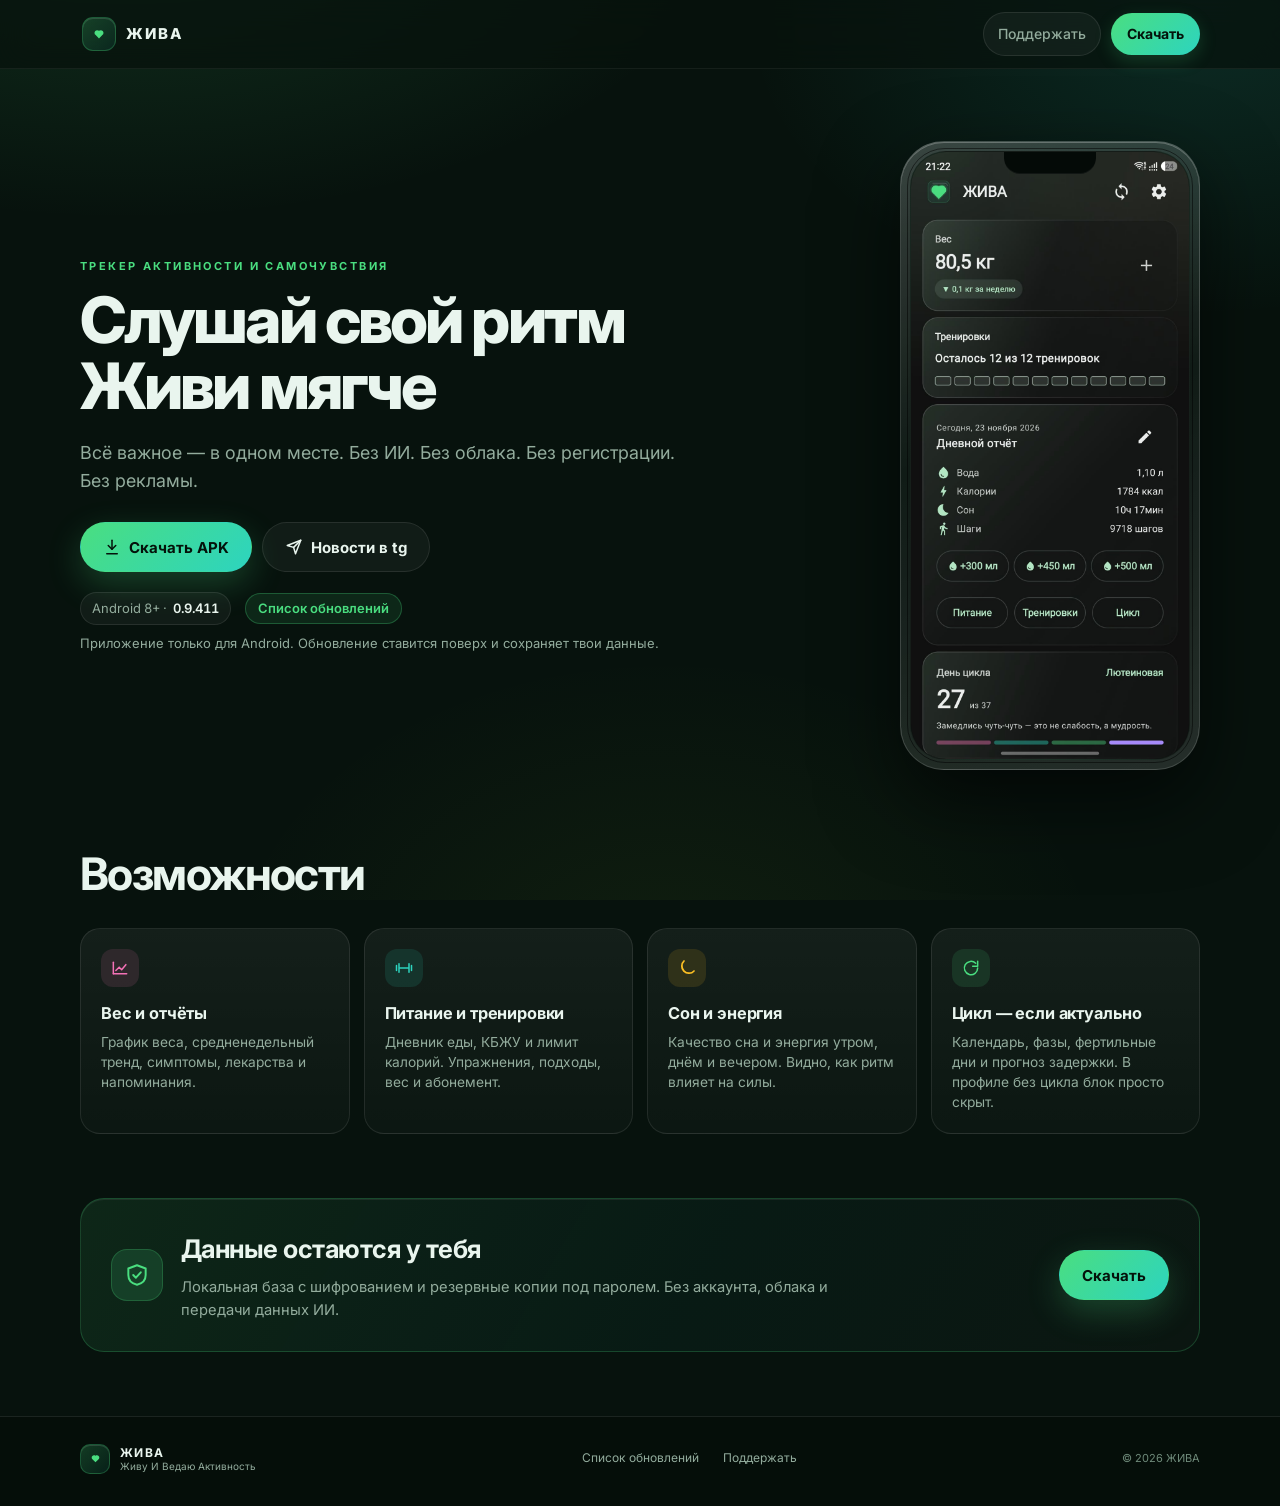
<file: index.html>
<!doctype html>
<html lang="ru">
<head>
  <meta charset="utf-8">
  <meta name="viewport" content="width=device-width, initial-scale=1">
  <title>ЖИВА — трекер активности и самочувствия</title>
  <meta name="description" content="ЖИВА — спокойный трекер активности и самочувствия для женщин и мужчин: цикл, сон, энергия, питание и тренировки. Цикл скрыт, если он не нужен. Данные и расчёты остаются на телефоне.">
  <meta name="theme-color" content="#07120d">
  <link rel="canonical" href="https://eshasha.github.io/zhiva-updates/">
  <meta property="og:type" content="website">
  <meta property="og:title" content="ЖИВА — трекер активности и самочувствия">
  <meta property="og:description" content="Всё важное — в одном месте: вес и отчёты, питание, тренировки, сон и цикл. Без ИИ, облака, регистрации и рекламы.">
  <meta property="og:url" content="https://eshasha.github.io/zhiva-updates/">
  <meta property="og:image" content="https://eshasha.github.io/zhiva-updates/og.png">
  <meta property="og:image:width" content="1200">
  <meta property="og:image:height" content="630">
  <meta property="og:image:alt" content="ЖИВА — трекер активности и самочувствия">
  <meta property="og:locale" content="ru_RU">
  <meta property="og:site_name" content="ЖИВА">
  <meta name="twitter:card" content="summary_large_image">
  <link rel="icon" href="favicon.svg" type="image/svg+xml">
  <link rel="preconnect" href="https://fonts.googleapis.com">
  <link rel="preconnect" href="https://fonts.gstatic.com" crossorigin>
  <link href="https://fonts.googleapis.com/css2?family=Inter:wght@400;500;600;700;800&amp;display=swap" rel="stylesheet">
  <link rel="stylesheet" href="styles.css">
  <script src="app.js" defer></script>
</head>
<body>
  <div class="bg" aria-hidden="true"></div>

  <header class="site-header">
    <div class="wrap header-inner">
      <a class="brand" href="#top" aria-label="ЖИВА — на главную">
        <span class="brand-mark" aria-hidden="true">
          <svg viewBox="0 0 108 108"><path d="M54,42 C54,42 54,36 54,36 C48,32 38,32 34,38 C28,44 28,54 36,60 L54,78 L72,60 C80,54 80,44 74,38 C70,32 60,32 54,36Z"/></svg>
        </span>
        <span class="brand-name">ЖИВА</span>
      </a>
      <nav class="nav" aria-label="Основное">
        <a class="nav-support" href="https://boosty.to/lady_esha" target="_blank" rel="noopener">Поддержать</a>
        <a class="nav-download" href="#download">Скачать</a>
      </nav>
    </div>
  </header>

  <main id="top">
    <section class="hero wrap">
      <div class="hero-copy">
        <p class="eyebrow">Трекер активности и самочувствия</p>
        <h1>Слушай свой ритм<span>Живи мягче</span></h1>
        <p class="lead">Всё важное — в одном месте. Без ИИ. Без облака. Без регистрации. Без рекламы.</p>

        <div class="cta-row" id="download">
          <a class="btn btn-primary" href="https://github.com/EshaSha/zhiva-updates/releases/latest" data-download>
            <svg viewBox="0 0 24 24" aria-hidden="true"><path d="M12 3v12"/><path d="m7 10 5 5 5-5"/><path d="M5 21h14"/></svg>
            Скачать APK
          </a>
          <a class="btn btn-ghost" href="https://t.me/zhiva_info" target="_blank" rel="noopener">
            <svg viewBox="0 0 24 24" aria-hidden="true"><path d="m21 3-9.5 9.5"/><path d="M21 3 14 21l-2.5-8.5L3 10Z"/></svg>
            Новости в tg
          </a>
        </div>

        <div class="meta">
          <span class="pill">Android 8+ · <span data-version>0.8.378</span></span>
          <a class="meta-link" href="releases.html">Список обновлений</a>
          <span class="meta-note">Приложение только для Android. Обновление ставится поверх и сохраняет твои данные.</span>
        </div>
      </div>

      <div class="hero-visual">
        <div class="phone">
          <div class="phone-screen">
            <span class="notch" aria-hidden="true"></span>
            <img class="phone-shot" src="app-screen.jpg" width="900" height="1950" alt="Главный экран приложения ЖИВА: вес, дневной отчёт, цикл и тренировки">
          </div>
        </div>
      </div>
    </section>

    <section class="features wrap" id="features" aria-labelledby="features-title">
      <div class="section-head">
        <h2 id="features-title">Возможности</h2>
      </div>

      <div class="feature-grid">
        <article class="feature">
          <span class="feature-icon" aria-hidden="true">
            <svg viewBox="0 0 24 24"><path d="M4 19V5"/><path d="M4 19h16"/><path d="m7 15 4-4 3 3 5-6"/></svg>
          </span>
          <h3>Вес и отчёты</h3>
          <p>График веса, средненедельный тренд, симптомы, лекарства и напоминания.</p>
        </article>

        <article class="feature">
          <span class="feature-icon" aria-hidden="true">
            <svg viewBox="0 0 24 24"><path d="M6 7v10M18 7v10M3 9v6M21 9v6M6 12h12"/></svg>
          </span>
          <h3>Питание и тренировки</h3>
          <p>Дневник еды, КБЖУ и лимит калорий. Упражнения, подходы, вес и абонемент.</p>
        </article>

        <article class="feature">
          <span class="feature-icon" aria-hidden="true">
            <svg viewBox="0 0 24 24"><path d="M20.5 15.5A8.5 8.5 0 1 1 8.5 3.5a7 7 0 0 0 12 12Z"/></svg>
          </span>
          <h3>Сон и энергия</h3>
          <p>Качество сна и энергия утром, днём и вечером. Видно, как ритм влияет на силы.</p>
        </article>

        <article class="feature">
          <span class="feature-icon" aria-hidden="true">
            <svg viewBox="0 0 24 24"><path d="M20 12a8 8 0 1 1-2.34-5.66"/><path d="M20 4v6h-6"/></svg>
          </span>
          <h3>Цикл — если актуально</h3>
          <p>Календарь, фазы, фертильные дни и прогноз задержки. В профиле без цикла блок просто скрыт.</p>
        </article>
      </div>
    </section>

    <section class="privacy wrap" id="privacy" aria-labelledby="privacy-title">
      <div class="privacy-card">
        <span class="privacy-icon" aria-hidden="true">
          <svg viewBox="0 0 24 24"><path d="M12 3 20 6v6c0 5-3.5 8-8 9-4.5-1-8-4-8-9V6Z"/><path d="m8.5 12 2.5 2.5 4.5-5"/></svg>
        </span>
        <div class="privacy-text">
          <h2 id="privacy-title">Данные остаются у тебя</h2>
          <p>Локальная база с шифрованием и резервные копии под паролем. Без аккаунта, облака и передачи данных ИИ.</p>
        </div>
        <a class="btn btn-primary privacy-cta" href="https://github.com/EshaSha/zhiva-updates/releases/latest" data-download>Скачать</a>
      </div>
    </section>
  </main>

  <footer class="site-footer">
    <div class="wrap footer-inner">
      <div class="footer-brand">
        <span class="brand-mark small" aria-hidden="true">
          <svg viewBox="0 0 108 108"><path d="M54,42 C54,42 54,36 54,36 C48,32 38,32 34,38 C28,44 28,54 36,60 L54,78 L72,60 C80,54 80,44 74,38 C70,32 60,32 54,36Z"/></svg>
        </span>
        <span class="footer-brand-text">
          <strong>ЖИВА</strong>
          <small>Живу И Ведаю Активность</small>
        </span>
      </div>
      <div class="footer-links">
        <a href="releases.html">Список обновлений</a>
        <a href="https://boosty.to/lady_esha" target="_blank" rel="noopener">Поддержать</a>
      </div>
      <p class="copyright">© 2026 ЖИВА</p>
    </div>
  </footer>
</body>
</html>
</file>
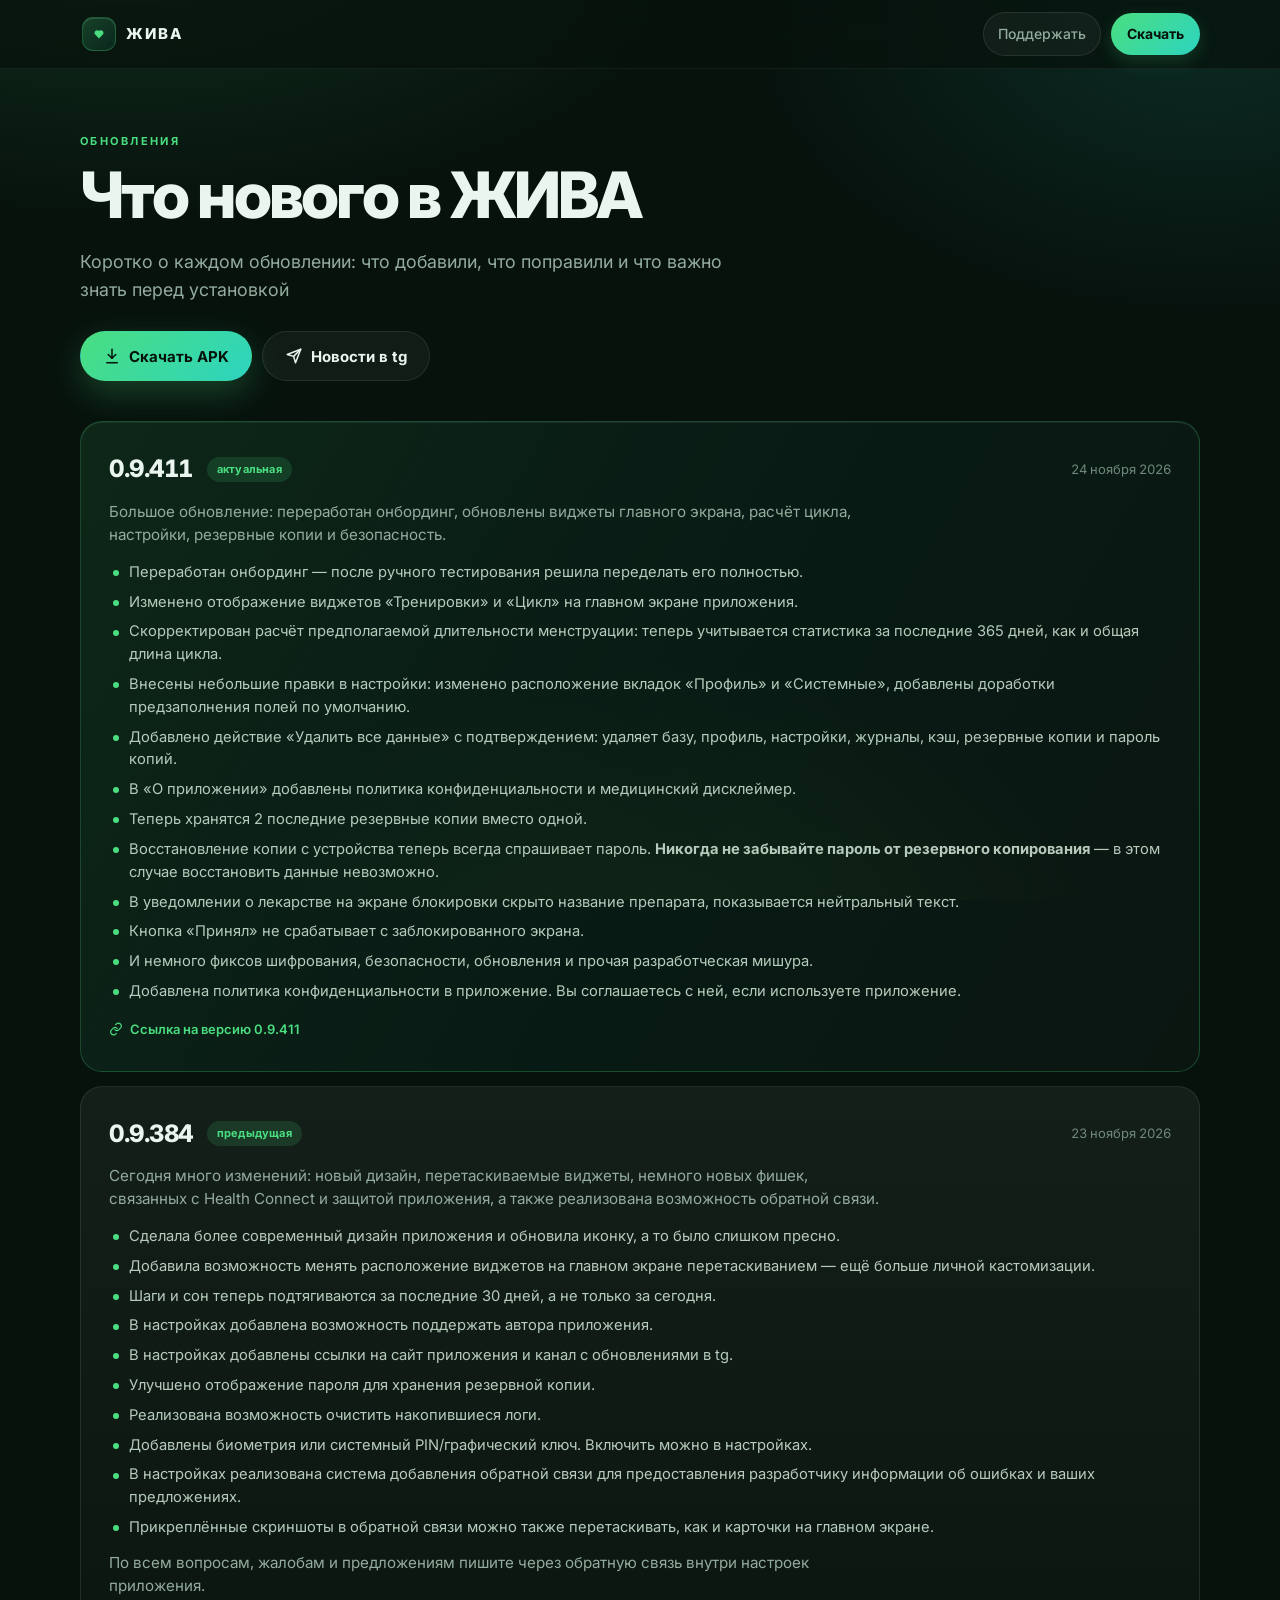
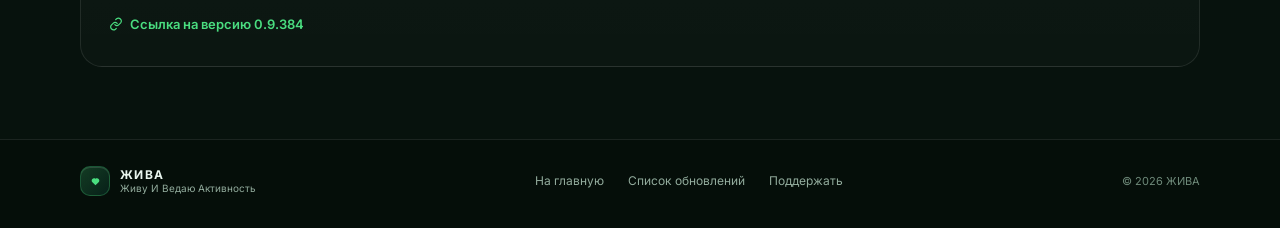
<file: releases.html>
<!doctype html>
<html lang="ru">
<head>
  <meta charset="utf-8">
  <meta name="viewport" content="width=device-width, initial-scale=1">
  <title>Обновления — ЖИВА</title>
  <meta name="description" content="Что нового в ЖИВА: заметки о каждом обновлении приложения — улучшения, исправления и важные детали перед установкой.">
  <meta name="theme-color" content="#07120d">
  <link rel="canonical" href="https://eshasha.github.io/zhiva-updates/releases.html">
  <meta property="og:type" content="article">
  <meta property="og:title" content="Новая версия ЖИВА 0.9.411">
  <meta property="og:description" content="Что нового в обновлении: улучшения, исправления и важные детали. APK можно скачать прямо со страницы.">
  <meta property="og:url" content="https://eshasha.github.io/zhiva-updates/releases.html">
  <meta property="og:image" content="https://eshasha.github.io/zhiva-updates/releases-og.png">
  <meta property="og:image:type" content="image/png">
  <meta property="og:image:width" content="1200">
  <meta property="og:image:height" content="630">
  <meta property="og:image:alt" content="ЖИВА — новая версия 0.9.411">
  <meta property="og:locale" content="ru_RU">
  <meta property="og:site_name" content="ЖИВА">
  <meta name="twitter:card" content="summary_large_image">
  <meta name="twitter:title" content="Новая версия ЖИВА 0.9.411">
  <meta name="twitter:description" content="Что нового в обновлении: улучшения, исправления и важные детали.">
  <meta name="twitter:image" content="https://eshasha.github.io/zhiva-updates/releases-og.png">
  <link rel="icon" href="favicon.svg" type="image/svg+xml">
  <link rel="preconnect" href="https://fonts.googleapis.com">
  <link rel="preconnect" href="https://fonts.gstatic.com" crossorigin>
  <link href="https://fonts.googleapis.com/css2?family=Inter:wght@400;500;600;700;800&amp;display=swap" rel="stylesheet">
  <link rel="stylesheet" href="styles.css">
  <script src="app.js" defer></script>
</head>
<body>
  <div class="bg" aria-hidden="true"></div>

  <header class="site-header">
    <div class="wrap header-inner">
      <a class="brand" href="index.html" aria-label="ЖИВА — на главную">
        <span class="brand-mark" aria-hidden="true">
          <svg viewBox="0 0 108 108"><path d="M54,42 C54,42 54,36 54,36 C48,32 38,32 34,38 C28,44 28,54 36,60 L54,78 L72,60 C80,54 80,44 74,38 C70,32 60,32 54,36Z"/></svg>
        </span>
        <span class="brand-name">ЖИВА</span>
      </a>
      <nav class="nav" aria-label="Основное">
        <a class="nav-support" href="https://boosty.to/lady_esha" target="_blank" rel="noopener">Поддержать</a>
        <a class="nav-download" href="https://github.com/EshaSha/zhiva-updates/releases/latest" data-download>Скачать</a>
      </nav>
    </div>
  </header>

  <main id="top">
    <section class="notes wrap" aria-labelledby="notes-title">
      <div class="notes-head">
        <p class="eyebrow">Обновления</p>
        <h1 id="notes-title">Что нового в ЖИВА</h1>
        <p class="lead">Коротко о каждом обновлении: что добавили, что поправили и что важно знать перед установкой</p>
        <div class="cta-row">
          <a class="btn btn-primary" href="https://github.com/EshaSha/zhiva-updates/releases/latest" data-download>
            <svg viewBox="0 0 24 24" aria-hidden="true"><path d="M12 3v12"/><path d="m7 10 5 5 5-5"/><path d="M5 21h14"/></svg>
            Скачать APK
          </a>
          <a class="btn btn-ghost" href="https://t.me/zhiva_info" target="_blank" rel="noopener">
            <svg viewBox="0 0 24 24" aria-hidden="true"><path d="m21 3-9.5 9.5"/><path d="M21 3 14 21l-2.5-8.5L3 10Z"/></svg>
            Новости в tg
          </a>
        </div>
      </div>

      <div class="notes-list">
        <article class="release is-latest" aria-labelledby="v0-9-411">
          <div class="release-top">
            <h2 class="release-version" id="v0-9-411">0.9.411</h2>
            <span class="release-badge">актуальная</span>
            <time class="release-date" datetime="2026-11-24T16:20">24 ноября 2026</time>
          </div>
          <p class="release-summary">Большое обновление: переработан онбординг, обновлены виджеты главного экрана, расчёт цикла, настройки, резервные копии и безопасность.</p>
          <ul class="release-list">
            <li>Переработан онбординг — после ручного тестирования решила переделать его полностью.</li>
            <li>Изменено отображение виджетов «Тренировки» и «Цикл» на главном экране приложения.</li>
            <li>Скорректирован расчёт предполагаемой длительности менструации: теперь учитывается статистика за последние 365 дней, как и общая длина цикла.</li>
            <li>Внесены небольшие правки в настройки: изменено расположение вкладок «Профиль» и «Системные», добавлены доработки предзаполнения полей по умолчанию.</li>
            <li>Добавлено действие «Удалить все данные» с подтверждением: удаляет базу, профиль, настройки, журналы, кэш, резервные копии и пароль копий.</li>
            <li>В «О приложении» добавлены политика конфиденциальности и медицинский дисклеймер.</li>
            <li>Теперь хранятся 2 последние резервные копии вместо одной.</li>
            <li>Восстановление копии с устройства теперь всегда спрашивает пароль. <strong>Никогда не забывайте пароль от резервного копирования</strong> — в этом случае восстановить данные невозможно.</li>
            <li>В уведомлении о лекарстве на экране блокировки скрыто название препарата, показывается нейтральный текст.</li>
            <li>Кнопка «Принял» не срабатывает с заблокированного экрана.</li>
            <li>И немного фиксов шифрования, безопасности, обновления и прочая разработческая мишура.</li>
            <li>Добавлена политика конфиденциальности в приложение. Вы соглашаетесь с ней, если используете приложение.</li>
          </ul>
          <a class="release-permalink" href="releases/0.9.411.html">
            <svg viewBox="0 0 24 24" aria-hidden="true"><path d="M10 13a5 5 0 0 0 7 0l3-3a5 5 0 0 0-7-7l-1.5 1.5"/><path d="M14 11a5 5 0 0 0-7 0l-3 3a5 5 0 0 0 7 7l1.5-1.5"/></svg>
            Ссылка на версию 0.9.411
          </a>
        </article>
        <article class="release" aria-labelledby="v0-9-384">
          <div class="release-top">
            <h2 class="release-version" id="v0-9-384">0.9.384</h2>
            <span class="release-badge">предыдущая</span>
            <time class="release-date" datetime="2026-11-23T22:00">23 ноября 2026</time>
          </div>
          <p class="release-summary">Сегодня много изменений: новый дизайн, перетаскиваемые виджеты, немного новых фишек, связанных с Health Connect и защитой приложения, а также реализована возможность обратной связи.</p>
          <ul class="release-list">
            <li>Сделала более современный дизайн приложения и обновила иконку, а то было слишком пресно.</li>
            <li>Добавила возможность менять расположение виджетов на главном экране перетаскиванием — ещё больше личной кастомизации.</li>
            <li>Шаги и сон теперь подтягиваются за последние 30 дней, а не только за сегодня.</li>
            <li>В настройках добавлена возможность поддержать автора приложения.</li>
            <li>В настройках добавлены ссылки на сайт приложения и канал с обновлениями в tg.</li>
            <li>Улучшено отображение пароля для хранения резервной копии.</li>
            <li>Реализована возможность очистить накопившиеся логи.</li>
            <li>Добавлены биометрия или системный PIN/графический ключ. Включить можно в настройках.</li>
            <li>В настройках реализована система добавления обратной связи для предоставления разработчику информации об ошибках и ваших предложениях.</li>
            <li>Прикреплённые скриншоты в обратной связи можно также перетаскивать, как и карточки на главном экране.</li>
          </ul>
          <p class="release-summary">По всем вопросам, жалобам и предложениям пишите через обратную связь внутри настроек приложения.</p>
          <a class="release-permalink" href="releases/0.9.384.html">
            <svg viewBox="0 0 24 24" aria-hidden="true"><path d="M10 13a5 5 0 0 0 7 0l3-3a5 5 0 0 0-7-7l-1.5 1.5"/><path d="M14 11a5 5 0 0 0-7 0l-3 3a5 5 0 0 0 7 7l1.5-1.5"/></svg>
            Ссылка на версию 0.9.384
          </a>
        </article>
      </div>
    </section>
  </main>

  <footer class="site-footer">
    <div class="wrap footer-inner">
      <div class="footer-brand">
        <span class="brand-mark small" aria-hidden="true">
          <svg viewBox="0 0 108 108"><path d="M54,42 C54,42 54,36 54,36 C48,32 38,32 34,38 C28,44 28,54 36,60 L54,78 L72,60 C80,54 80,44 74,38 C70,32 60,32 54,36Z"/></svg>
        </span>
        <span class="footer-brand-text">
          <strong>ЖИВА</strong>
          <small>Живу И Ведаю Активность</small>
        </span>
      </div>
      <div class="footer-links">
        <a href="index.html">На главную</a>
        <a href="releases.html">Список обновлений</a>
        <a href="https://boosty.to/lady_esha" target="_blank" rel="noopener">Поддержать</a>
      </div>
      <p class="copyright">© 2026 ЖИВА</p>
    </div>
  </footer>
</body>
</html>
</file>
<file: styles.css>
:root {
  --bg: #07120d;
  --bg-soft: #0a1a12;
  --panel: rgba(255, 255, 255, 0.045);
  --panel-hover: rgba(255, 255, 255, 0.08);
  --line: rgba(255, 255, 255, 0.09);
  --text: #e9f5ee;
  --muted: #93ac9d;
  --muted-2: #6f8a7a;
  --accent: #4ade80;
  --accent-2: #2dd4bf;
  --shadow: 0 30px 80px rgba(0, 0, 0, 0.6);
}

*,
*::before,
*::after {
  box-sizing: border-box;
}

html {
  color-scheme: dark;
  scroll-behavior: smooth;
}

body {
  margin: 0;
  min-height: 100vh;
  min-height: 100svh;
  overflow-x: hidden;
  background: var(--bg);
  color: var(--text);
  font-family: "Inter", system-ui, -apple-system, "Segoe UI", Roboto, sans-serif;
  font-size: 16px;
  line-height: 1.55;
  -webkit-font-smoothing: antialiased;
  text-rendering: optimizeLegibility;
}

::selection {
  background: rgba(74, 222, 128, 0.28);
  color: #ffffff;
}

svg {
  display: block;
}

a {
  color: inherit;
}

a:focus-visible,
button:focus-visible {
  outline: 2px solid var(--accent);
  outline-offset: 3px;
}

.bg {
  position: fixed;
  inset: 0;
  z-index: -1;
  background:
    radial-gradient(60rem 32rem at 10% -12%, rgba(74, 222, 128, 0.16), transparent 64%),
    radial-gradient(46rem 30rem at 94% 2%, rgba(45, 212, 191, 0.13), transparent 62%),
    radial-gradient(42rem 30rem at 52% 108%, rgba(163, 230, 53, 0.06), transparent 66%),
    var(--bg);
}

.wrap {
  width: min(1120px, calc(100% - 40px));
  margin-inline: auto;
}

.site-header {
  position: sticky;
  top: 0;
  z-index: 20;
  border-bottom: 1px solid rgba(255, 255, 255, 0.06);
  background: rgba(7, 18, 13, 0.74);
  backdrop-filter: blur(16px);
  -webkit-backdrop-filter: blur(16px);
}

.header-inner {
  display: flex;
  align-items: center;
  justify-content: space-between;
  gap: 16px;
  min-height: 68px;
}

.brand {
  display: inline-flex;
  align-items: center;
  gap: 10px;
  padding: 4px 2px;
  border-radius: 12px;
  color: var(--text);
  text-decoration: none;
}

.brand-mark {
  display: grid;
  place-items: center;
  width: 34px;
  height: 34px;
  flex: none;
  border: 1px solid rgba(74, 222, 128, 0.25);
  border-radius: 11px;
  background: linear-gradient(135deg, rgba(74, 222, 128, 0.22), rgba(45, 212, 191, 0.09));
  box-shadow: inset 0 1px 0 rgba(255, 255, 255, 0.12);
}

.brand-mark svg {
  width: 20px;
  height: 20px;
  fill: var(--accent);
}

.brand-name {
  font-size: 15px;
  font-weight: 800;
  letter-spacing: 0.14em;
}

.nav {
  display: flex;
  align-items: center;
  gap: 4px;
}

.nav a {
  padding: 10px 14px;
  border-radius: 999px;
  color: var(--muted);
  font-size: 14px;
  font-weight: 500;
  text-decoration: none;
  transition: color 0.2s ease, background-color 0.2s ease;
}

.nav a:hover {
  color: var(--text);
  background: var(--panel);
}

.nav .nav-support {
  border: 1px solid var(--line);
  background: var(--panel);
}

.nav .nav-support:hover {
  border-color: rgba(74, 222, 128, 0.28);
  background: var(--panel-hover);
}

.nav .nav-download {
  margin-left: 6px;
  padding: 10px 16px;
  color: #04120a;
  background: linear-gradient(135deg, var(--accent), var(--accent-2));
  font-weight: 700;
  box-shadow: 0 6px 18px rgba(74, 222, 128, 0.18);
  transition: transform 0.2s ease, box-shadow 0.2s ease;
}

.nav .nav-download:hover {
  color: #04120a;
  background: linear-gradient(135deg, var(--accent), var(--accent-2));
  transform: translateY(-1px);
  box-shadow: 0 10px 24px rgba(74, 222, 128, 0.26);
}

.hero {
  display: grid;
  grid-template-columns: minmax(0, 1fr) auto;
  align-items: center;
  gap: clamp(24px, 5vw, 64px);
  padding: clamp(36px, 6vw, 72px) 0 clamp(44px, 7vw, 80px);
}

.hero-copy {
  animation: rise 0.7s cubic-bezier(0.2, 0.7, 0.3, 1) both;
}

.eyebrow {
  margin: 0 0 12px;
  color: var(--accent);
  font-size: 11px;
  font-weight: 700;
  letter-spacing: 0.22em;
  text-transform: uppercase;
}

h1 {
  max-width: 18ch;
  margin: 0;
  font-size: clamp(2.55rem, 5.6vw, 4rem);
  font-weight: 800;
  letter-spacing: -0.045em;
  line-height: 1.03;
  text-wrap: balance;
}

h1 span {
  display: block;
}

h1 span + span {
  background: linear-gradient(100deg, #ffffff 6%, #c9f5d6 48%, var(--accent-2) 100%);
  -webkit-background-clip: text;
  background-clip: text;
  color: transparent;
}

.lead {
  max-width: 56ch;
  margin: 20px 0 0;
  color: var(--muted);
  font-size: clamp(1rem, 1.4vw, 1.125rem);
}

.cta-row {
  display: flex;
  flex-wrap: wrap;
  align-items: center;
  gap: 10px;
  margin-top: 28px;
  scroll-margin-top: 96px;
}

.btn {
  display: inline-flex;
  align-items: center;
  justify-content: center;
  gap: 8px;
  min-height: 50px;
  padding: 0 22px;
  border: 1px solid transparent;
  border-radius: 999px;
  font: inherit;
  font-size: 15px;
  font-weight: 700;
  text-decoration: none;
  transition: transform 0.2s ease, box-shadow 0.2s ease, background-color 0.2s ease, border-color 0.2s ease;
}

.btn svg {
  width: 18px;
  height: 18px;
  fill: none;
  stroke: currentColor;
  stroke-width: 2;
  stroke-linecap: round;
  stroke-linejoin: round;
}

.btn-primary {
  color: #04120a;
  background: linear-gradient(135deg, var(--accent), var(--accent-2));
  box-shadow: 0 12px 34px rgba(74, 222, 128, 0.24);
}

.btn-primary:hover {
  transform: translateY(-2px);
  box-shadow: 0 16px 40px rgba(74, 222, 128, 0.32);
}

.btn-ghost {
  color: var(--text);
  border-color: var(--line);
  background: var(--panel);
}

.btn-ghost:hover {
  border-color: rgba(74, 222, 128, 0.28);
  background: var(--panel-hover);
}

.meta {
  display: flex;
  flex-wrap: wrap;
  align-items: center;
  gap: 8px 14px;
  margin: 20px 0 0;
  color: var(--muted);
  font-size: 13px;
}

.pill {
  display: inline-flex;
  align-items: center;
  gap: 6px;
  padding: 5px 11px;
  border: 1px solid var(--line);
  border-radius: 999px;
  background: var(--panel);
  font-variant-numeric: tabular-nums;
}

.pill [data-version] {
  color: var(--text);
  font-weight: 600;
}

.meta-note {
  flex-basis: 100%;
}

.meta-link {
  display: inline-flex;
  align-items: center;
  min-height: 30px;
  padding: 4px 12px;
  border: 1px solid rgba(74, 222, 128, 0.28);
  border-radius: 999px;
  background: rgba(74, 222, 128, 0.1);
  color: var(--accent);
  font-size: 13px;
  font-weight: 600;
  text-decoration: none;
  transition: background-color 0.2s ease, border-color 0.2s ease, color 0.2s ease;
}

.meta-link:hover {
  border-color: rgba(74, 222, 128, 0.45);
  background: rgba(74, 222, 128, 0.16);
  color: #86efac;
}

.install-note {
  margin: 12px 0 0;
  color: var(--muted-2);
  font-size: 12px;
}

.hero-visual {
  position: relative;
  display: flex;
  justify-content: center;
  animation: rise 0.8s 0.08s cubic-bezier(0.2, 0.7, 0.3, 1) both;
}

.hero-visual::before {
  content: "";
  position: absolute;
  inset: 6% 2% 4%;
  z-index: -1;
  background: radial-gradient(closest-side, rgba(74, 222, 128, 0.18), transparent 70%);
  filter: blur(18px);
}

.phone {
  position: relative;
  width: clamp(280px, 29vw, 300px);
  aspect-ratio: 9 / 18.86;
  padding: 9px;
  border: 1px solid rgba(255, 255, 255, 0.14);
  border-radius: 44px;
  background: linear-gradient(160deg, rgba(255, 255, 255, 0.2), rgba(255, 255, 255, 0.04) 45%, rgba(255, 255, 255, 0.12));
  box-shadow: var(--shadow), inset 0 1px 0 rgba(255, 255, 255, 0.25);
}

.phone::after {
  content: "";
  position: absolute;
  inset: 6px;
  border: 1px solid rgba(0, 0, 0, 0.5);
  border-radius: 38px;
  pointer-events: none;
}

.phone-screen {
  position: relative;
  height: 100%;
  overflow: hidden;
  padding: 0;
  border: 1px solid rgba(255, 255, 255, 0.06);
  border-radius: 36px;
  background: radial-gradient(120% 80% at 50% 0%, #10261a 0%, #08130e 60%, #060e0a 100%);
}

.phone-shot {
  display: block;
  width: 100%;
  height: 100%;
  object-fit: cover;
}

.notch {
  position: absolute;
  top: 0;
  left: 50%;
  width: 92px;
  height: 22px;
  border-radius: 0 0 16px 16px;
  background: #040a07;
  box-shadow: inset 0 -1px 0 rgba(255, 255, 255, 0.05);
  transform: translateX(-50%);
}

.status-bar {
  display: flex;
  align-items: center;
  justify-content: space-between;
  padding: 0 5px;
  color: #cfe3d6;
  font-size: 9px;
  font-weight: 600;
}

.status-right {
  display: flex;
  align-items: center;
  gap: 5px;
}

.status-net {
  font-size: 8px;
  letter-spacing: 0.04em;
}

.battery {
  width: 16px;
  height: 8px;
  padding: 1px;
  border: 1px solid rgba(207, 227, 214, 0.6);
  border-radius: 3px;
}

.battery span {
  display: block;
  width: 70%;
  height: 100%;
  border-radius: 1px;
  background: #cfe3d6;
}

.app-head {
  display: flex;
  align-items: center;
  gap: 8px;
  padding: 8px 4px 0;
}

.app-mark {
  display: grid;
  place-items: center;
  width: 30px;
  height: 30px;
  flex: none;
  border: 1px solid rgba(74, 222, 128, 0.2);
  border-radius: 10px;
  background: rgba(74, 222, 128, 0.13);
}

.app-mark svg {
  width: 17px;
  height: 17px;
  fill: var(--accent);
}

.app-head-text {
  display: flex;
  min-width: 0;
  flex-direction: column;
  line-height: 1.2;
}

.app-head-text strong {
  font-size: 12px;
  letter-spacing: 0.1em;
}

.app-head-text span {
  overflow: hidden;
  color: var(--muted);
  font-size: 8.5px;
  text-overflow: ellipsis;
  white-space: nowrap;
}

.app-gear {
  margin-left: auto;
  color: var(--muted-2);
}

.app-gear svg {
  width: 15px;
  height: 15px;
  fill: none;
  stroke: currentColor;
  stroke-linecap: round;
  stroke-width: 1.7;
}

.cycle-card {
  padding: 12px;
  border: 1px solid rgba(74, 222, 128, 0.22);
  border-radius: 20px;
  background: linear-gradient(145deg, rgba(74, 222, 128, 0.18), rgba(45, 212, 191, 0.06));
  box-shadow: inset 0 1px 0 rgba(255, 255, 255, 0.08);
}

.cycle-top {
  display: flex;
  justify-content: space-between;
  gap: 8px;
  color: var(--muted);
  font-size: 9px;
  font-weight: 500;
}

.phase {
  color: var(--accent);
  font-weight: 700;
}

.cycle-number {
  margin: 6px 0 2px;
  font-size: 32px;
  font-weight: 800;
  letter-spacing: -0.04em;
  line-height: 1;
}

.cycle-number small {
  color: var(--muted);
  font-size: 9px;
  font-weight: 500;
  letter-spacing: 0;
}

.cycle-card p {
  margin: 0;
  color: #b6cbbb;
  font-size: 9px;
  line-height: 1.35;
}

.cycle-track {
  display: flex;
  gap: 3px;
  margin-top: 10px;
}

.cycle-track span {
  height: 4px;
  flex: 1;
  border-radius: 999px;
  background: rgba(255, 255, 255, 0.09);
}

.cycle-track .seg-1 {
  background: rgba(244, 114, 182, 0.62);
}

.cycle-track .seg-2 {
  background: rgba(45, 212, 191, 0.55);
}

.cycle-track .seg-3 {
  background: var(--accent);
  box-shadow: 0 0 10px rgba(74, 222, 128, 0.4);
}

.cycle-track .seg-4 {
  background: rgba(167, 139, 250, 0.45);
}

.mini-grid {
  display: grid;
  grid-template-columns: 1fr 1fr;
  gap: 7px;
}

.mini {
  display: flex;
  flex-direction: column;
  gap: 3px;
  padding: 8px 9px;
  border: 1px solid var(--line);
  border-radius: 13px;
  background: var(--panel);
}

.mini-label {
  display: flex;
  align-items: center;
  gap: 4px;
  color: var(--muted);
  font-size: 8.5px;
}

.mini-label svg {
  width: 11px;
  height: 11px;
  fill: none;
  stroke: var(--accent-2);
  stroke-linecap: round;
  stroke-linejoin: round;
  stroke-width: 2;
}

.mini strong {
  font-size: 12px;
  font-variant-numeric: tabular-nums;
  font-weight: 700;
}

.weight-card {
  display: flex;
  align-items: center;
  justify-content: space-between;
  gap: 8px;
  padding: 9px 11px;
  border: 1px solid var(--line);
  border-radius: 13px;
  background: var(--panel);
}

.weight-main {
  display: flex;
  flex-direction: column;
  gap: 1px;
}

.weight-main strong {
  font-size: 14px;
}

.trend {
  flex: none;
  padding: 4px 7px;
  border-radius: 999px;
  background: rgba(74, 222, 128, 0.12);
  color: var(--accent);
  font-size: 8px;
  font-weight: 600;
  white-space: nowrap;
}

.report-card {
  padding: 10px 11px;
  border: 1px solid var(--line);
  border-radius: 13px;
  background: var(--panel);
}

.report-top {
  display: flex;
  align-items: center;
  justify-content: space-between;
  margin-bottom: 6px;
  color: var(--muted);
  font-size: 8.5px;
}

.report-top .done {
  color: var(--accent);
  font-weight: 600;
}

.report-row {
  display: flex;
  justify-content: space-between;
  padding: 2px 0;
  color: var(--muted);
  font-size: 8.5px;
}

.report-row strong {
  color: var(--text);
  font-size: 9px;
  font-weight: 600;
}

.quick-row {
  display: flex;
  gap: 5px;
}

.quick-row span {
  flex: 1;
  padding: 6px 4px;
  border: 1px solid var(--line);
  border-radius: 10px;
  background: rgba(255, 255, 255, 0.03);
  color: var(--muted);
  font-size: 8px;
  text-align: center;
}

.app-nav {
  display: flex;
  justify-content: space-between;
  gap: 4px;
  margin-top: auto;
  padding: 8px 3px 2px;
  border-top: 1px solid var(--line);
  color: var(--muted-2);
  font-size: 8px;
}

.app-nav .active {
  color: var(--accent);
  font-weight: 700;
}

.features {
  padding: 0 0 clamp(40px, 6vw, 64px);
  scroll-margin-top: 90px;
}

.section-head {
  max-width: 720px;
  margin: 0 0 clamp(20px, 3vw, 30px);
}

.section-head h2 {
  margin: 0;
  font-size: clamp(1.8rem, 4vw, 2.8rem);
  letter-spacing: -0.035em;
  line-height: 1.08;
}

.section-head > p:last-child {
  margin: 12px 0 0;
  color: var(--muted);
}

.feature-grid {
  display: grid;
  grid-template-columns: repeat(4, minmax(0, 1fr));
  gap: 14px;
}

.feature {
  padding: 20px;
  border: 1px solid var(--line);
  border-radius: 20px;
  background: linear-gradient(180deg, rgba(255, 255, 255, 0.055), rgba(255, 255, 255, 0.025));
  transition: transform 0.25s ease, border-color 0.25s ease, background 0.25s ease;
}

.feature:hover {
  border-color: rgba(74, 222, 128, 0.25);
  background: linear-gradient(180deg, rgba(255, 255, 255, 0.075), rgba(255, 255, 255, 0.03));
  transform: translateY(-3px);
}

.feature-icon {
  display: grid;
  place-items: center;
  width: 38px;
  height: 38px;
  margin-bottom: 14px;
  border-radius: 12px;
}

.feature-icon svg {
  width: 20px;
  height: 20px;
  fill: none;
  stroke: currentColor;
  stroke-linecap: round;
  stroke-linejoin: round;
  stroke-width: 1.8;
}

.feature:nth-child(1) .feature-icon {
  color: #f472b6;
  background: rgba(244, 114, 182, 0.12);
}

.feature:nth-child(2) .feature-icon {
  color: var(--accent-2);
  background: rgba(45, 212, 191, 0.12);
}

.feature:nth-child(3) .feature-icon {
  color: #fbbf24;
  background: rgba(251, 191, 36, 0.12);
}

.feature:nth-child(4) .feature-icon {
  color: var(--accent);
  background: rgba(74, 222, 128, 0.12);
}

.feature h3 {
  margin: 0;
  font-size: 1.02rem;
  letter-spacing: -0.01em;
}

.feature p {
  margin: 7px 0 0;
  color: var(--muted);
  font-size: 0.86rem;
  line-height: 1.45;
}

.privacy {
  padding: 0 0 clamp(40px, 6vw, 64px);
  scroll-margin-top: 90px;
}

.privacy-card {
  display: grid;
  grid-template-columns: auto minmax(0, 1fr) auto;
  align-items: center;
  gap: 18px;
  padding: clamp(20px, 4vw, 30px);
  border: 1px solid rgba(74, 222, 128, 0.22);
  border-radius: 24px;
  background: linear-gradient(120deg, rgba(74, 222, 128, 0.1), rgba(45, 212, 191, 0.045) 55%, rgba(255, 255, 255, 0.02));
  box-shadow: inset 0 1px 0 rgba(255, 255, 255, 0.07);
}

.privacy-icon {
  display: grid;
  place-items: center;
  width: 52px;
  height: 52px;
  border: 1px solid rgba(74, 222, 128, 0.22);
  border-radius: 16px;
  background: rgba(74, 222, 128, 0.15);
  color: var(--accent);
}

.privacy-icon svg {
  width: 26px;
  height: 26px;
  fill: none;
  stroke: currentColor;
  stroke-linecap: round;
  stroke-linejoin: round;
  stroke-width: 1.8;
}

.privacy-text h2 {
  margin: 0;
  font-size: clamp(1.25rem, 2.3vw, 1.6rem);
  letter-spacing: -0.02em;
}

.privacy-text p {
  max-width: 72ch;
  margin: 7px 0 0;
  color: var(--muted);
  font-size: 0.92rem;
}

.chips {
  display: flex;
  flex-wrap: wrap;
  gap: 6px;
  margin: 12px 0 0;
  padding: 0;
  list-style: none;
}

.chips li {
  padding: 4px 9px;
  border: 1px solid var(--line);
  border-radius: 999px;
  background: rgba(255, 255, 255, 0.055);
  color: #b6cbbb;
  font-size: 10px;
  font-weight: 500;
}

.privacy-cta {
  white-space: nowrap;
}

.notes {
  padding: clamp(36px, 6vw, 64px) 0 clamp(44px, 7vw, 72px);
}

.notes-head {
  max-width: 720px;
  animation: rise 0.7s cubic-bezier(0.2, 0.7, 0.3, 1) both;
}

.notes-head .lead {
  max-width: 62ch;
}

.notes-list {
  display: grid;
  gap: 14px;
  margin-top: clamp(28px, 4vw, 40px);
}

.release {
  padding: clamp(20px, 3vw, 28px);
  border: 1px solid var(--line);
  border-radius: 22px;
  background: linear-gradient(180deg, rgba(255, 255, 255, 0.055), rgba(255, 255, 255, 0.02));
}

.release.is-latest {
  border-color: rgba(74, 222, 128, 0.24);
  background: linear-gradient(120deg, rgba(74, 222, 128, 0.1), rgba(45, 212, 191, 0.045) 55%, rgba(255, 255, 255, 0.02));
  box-shadow: inset 0 1px 0 rgba(255, 255, 255, 0.07);
}

.release-top {
  display: flex;
  flex-wrap: wrap;
  align-items: center;
  gap: 8px 14px;
}

.release-version {
  margin: 0;
  font-size: clamp(1.2rem, 2.3vw, 1.5rem);
  font-variant-numeric: tabular-nums;
  font-weight: 800;
  letter-spacing: -0.02em;
}

.release-badge {
  padding: 4px 10px;
  border-radius: 999px;
  background: rgba(74, 222, 128, 0.14);
  color: var(--accent);
  font-size: 11px;
  font-weight: 700;
  letter-spacing: 0.02em;
}

.release-badge.is-outdated {
  background: rgba(255, 255, 255, 0.07);
  color: var(--muted);
}

.release-date {
  margin-left: auto;
  color: var(--muted-2);
  font-size: 13px;
  font-variant-numeric: tabular-nums;
}

.release-summary {
  max-width: 78ch;
  margin: 12px 0 0;
  color: var(--muted);
  font-size: 0.95rem;
}

.release-list {
  display: grid;
  gap: 7px;
  margin: 14px 0 0;
  padding: 0;
  list-style: none;
}

.release-list li {
  position: relative;
  padding-left: 20px;
  color: #b6cbbb;
  font-size: 0.92rem;
}

.release-list li::before {
  content: "";
  position: absolute;
  top: 0.62em;
  left: 4px;
  width: 6px;
  height: 6px;
  border-radius: 50%;
  background: var(--accent);
}

.release-permalink {
  display: inline-flex;
  align-items: center;
  gap: 7px;
  margin-top: 16px;
  color: var(--accent);
  font-size: 13px;
  font-weight: 600;
  text-decoration: none;
  transition: color 0.2s ease;
}

.release-permalink:hover {
  color: #86efac;
}

.release-permalink svg {
  width: 14px;
  height: 14px;
  flex: none;
  fill: none;
  stroke: currentColor;
  stroke-linecap: round;
  stroke-linejoin: round;
  stroke-width: 2;
}

.back-link {
  display: inline-flex;
  align-items: center;
  gap: 7px;
  margin-bottom: 22px;
  color: var(--muted);
  font-size: 13px;
  font-weight: 600;
  text-decoration: none;
  transition: color 0.2s ease;
}

.back-link:hover {
  color: var(--text);
}

.back-link svg {
  width: 15px;
  height: 15px;
  fill: none;
  stroke: currentColor;
  stroke-linecap: round;
  stroke-linejoin: round;
  stroke-width: 2;
}

.release-page .notes-head {
  max-width: 860px;
}

.release-page h1 {
  max-width: none;
  font-size: clamp(2rem, 4.2vw, 3.3rem);
}

.cta-row .release-badge {
  align-self: center;
}

.release-page .release {
  max-width: 820px;
  margin-top: 26px;
}

.release-heading {
  margin: 0 0 4px;
  font-size: 1rem;
  font-weight: 700;
  letter-spacing: -0.01em;
}

.site-footer {
  border-top: 1px solid var(--line);
  background: rgba(4, 10, 7, 0.4);
}

.footer-inner {
  display: flex;
  align-items: center;
  justify-content: space-between;
  flex-wrap: wrap;
  gap: 16px;
  padding: 24px 0 30px;
}

.footer-brand {
  display: flex;
  align-items: center;
  gap: 10px;
}

.brand-mark.small {
  width: 30px;
  height: 30px;
  border-radius: 10px;
}

.brand-mark.small svg {
  width: 17px;
  height: 17px;
}

.footer-brand-text {
  display: flex;
  flex-direction: column;
  line-height: 1.2;
}

.footer-brand-text strong {
  font-size: 12px;
  letter-spacing: 0.12em;
}

.footer-brand-text small {
  color: var(--muted);
  font-size: 10px;
}

.footer-links {
  display: flex;
  flex-wrap: wrap;
  gap: 4px;
}

.footer-links a {
  padding: 8px 10px;
  border-radius: 999px;
  color: var(--muted);
  font-size: 12px;
  text-decoration: none;
}

.footer-links a:hover {
  color: var(--text);
  background: var(--panel);
}

.copyright {
  margin: 0;
  color: var(--muted-2);
  font-size: 11px;
}

@keyframes rise {
  from {
    opacity: 0;
    transform: translateY(14px);
  }
  to {
    opacity: 1;
    transform: none;
  }
}

@media (max-width: 1040px) {
  .hero {
    grid-template-columns: 1fr;
    gap: 30px;
    padding-top: clamp(28px, 6vw, 48px);
  }

  .hero-copy {
    max-width: 680px;
  }

  .hero-visual {
    order: 2;
  }

  .phone {
    width: clamp(280px, 56vw, 320px);
  }

  .feature-grid {
    grid-template-columns: repeat(2, minmax(0, 1fr));
  }

  .privacy-card {
    grid-template-columns: auto minmax(0, 1fr);
  }

  .privacy-cta {
    grid-column: 1 / -1;
    justify-self: start;
  }
}

@media (max-width: 640px) {
  .wrap {
    width: min(calc(100% - 28px), 1120px);
  }

  .header-inner {
    min-height: 60px;
  }

  .header-inner {
    gap: 8px;
  }

  .brand-name {
    font-size: 13px;
    letter-spacing: 0.1em;
  }

  .nav .nav-support,
  .nav .nav-download {
    margin-left: 0;
    padding: 8px 10px;
    font-size: 13px;
  }

  .hero {
    padding-bottom: 40px;
  }

  h1 {
    font-size: clamp(2.45rem, 12vw, 3.4rem);
  }

  .lead {
    font-size: 1rem;
  }

  .cta-row {
    flex-direction: column;
    align-items: stretch;
  }

  .btn {
    width: 100%;
  }

  .meta {
    gap: 8px 12px;
  }

  .feature-grid {
    grid-template-columns: 1fr;
    gap: 10px;
  }

  .feature {
    display: grid;
    grid-template-columns: 38px 1fr;
    align-items: start;
    column-gap: 14px;
    padding: 16px;
  }

  .feature-icon {
    grid-row: 1 / span 2;
    margin: 0;
  }

  .feature h3 {
    align-self: center;
  }

  .feature p {
    grid-column: 2;
    margin-top: 4px;
  }

  .privacy-card {
    grid-template-columns: 1fr;
    gap: 14px;
  }

  .privacy-icon {
    width: 44px;
    height: 44px;
    border-radius: 13px;
  }

  .privacy-icon svg {
    width: 22px;
    height: 22px;
  }

  .privacy-cta {
    width: 100%;
  }

  .footer-inner {
    justify-content: flex-start;
  }

  .copyright {
    width: 100%;
  }
}

@media (max-width: 520px) {
  .nav .nav-support {
    display: none;
  }

  .release-date {
    margin-left: 0;
    width: 100%;
  }
}

@media (prefers-reduced-motion: reduce) {
  html {
    scroll-behavior: auto;
  }

  *,
  *::before,
  *::after {
    animation-duration: 0.001ms !important;
    animation-iteration-count: 1 !important;
    transition-duration: 0.001ms !important;
  }
}

.release .release-heading {
  margin-top: 18px;
}

.release .release-heading:first-of-type {
  margin-top: 14px;
}
</file>
